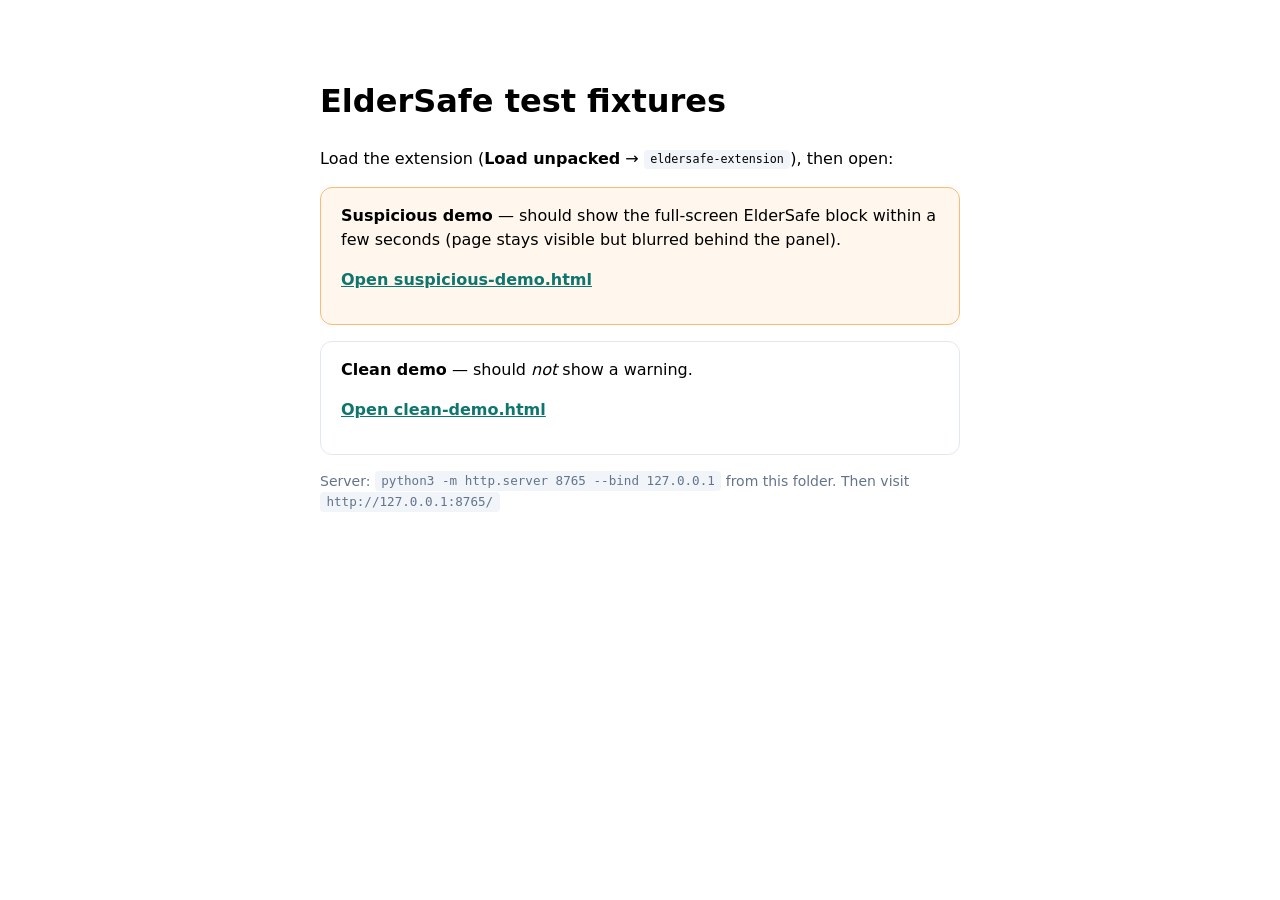
<file: eldersafe-extension/test-fixtures/index.html>
<!DOCTYPE html>
<html lang="en">
<head>
  <meta charset="utf-8" />
  <title>ElderSafe — local test pages</title>
  <meta name="robots" content="noindex,nofollow" />
  <style>
    body { font-family: system-ui, sans-serif; max-width: 40rem; margin: 2rem auto; padding: 1.5rem; line-height: 1.5; }
    a { color: #0f766e; font-weight: 600; }
    code { background: #f1f5f9; padding: 0.15rem 0.4rem; border-radius: 4px; font-size: 0.9em; }
    .card { border: 1px solid #e2e8f0; border-radius: 12px; padding: 1rem 1.25rem; margin: 1rem 0; }
    .warn { background: #fff7ed; border-color: #fdba74; }
  </style>
</head>
<body>
  <h1>ElderSafe test fixtures</h1>
  <p>Load the extension (<strong>Load unpacked</strong> → <code>eldersafe-extension</code>), then open:</p>

  <div class="card warn">
    <strong>Suspicious demo</strong> — should show the full-screen ElderSafe block within a few seconds (page stays visible but blurred behind the panel).
    <p><a href="suspicious-demo.html">Open suspicious-demo.html</a></p>
  </div>

  <div class="card">
    <strong>Clean demo</strong> — should <em>not</em> show a warning.
    <p><a href="clean-demo.html">Open clean-demo.html</a></p>
  </div>

  <p style="font-size: 0.875rem; color: #64748b;">
    Server: <code>python3 -m http.server 8765 --bind 127.0.0.1</code> from this folder.
    Then visit <code>http://127.0.0.1:8765/</code>
  </p>
</body>
</html>
</file>
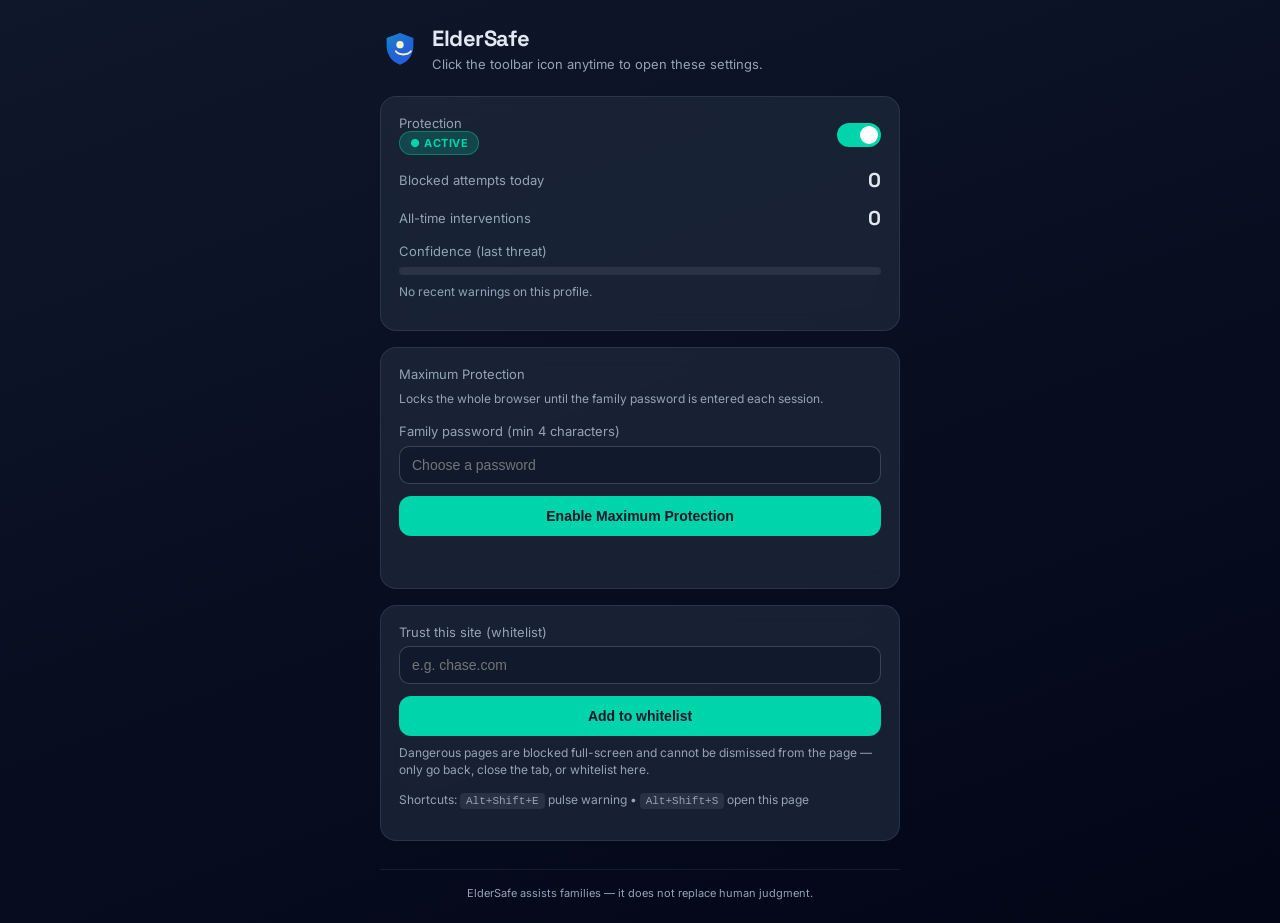
<file: eldersafe-extension/options.html>
<!DOCTYPE html>
<html lang="en">
<head>
  <meta charset="UTF-8" />
  <meta name="viewport" content="width=device-width, initial-scale=1.0" />
  <title>ElderSafe — Settings</title>
  <link rel="preconnect" href="https://fonts.googleapis.com" />
  <link rel="preconnect" href="https://fonts.gstatic.com" crossorigin />
  <link href="https://fonts.googleapis.com/css2?family=Inter:wght@400;500;600;700&family=Space+Grotesk:wght@600;700&display=swap" rel="stylesheet" />
  <style>
    :root {
      --navy: #0f172a;
      --navy-light: #1e293b;
      --emerald: #00d4aa;
      --danger: #e11d48;
      --text: #e2e8f0;
      --muted: #94a3b8;
    }
    * { box-sizing: border-box; }
    body {
      margin: 0;
      min-height: 100vh;
      font-family: Inter, system-ui, sans-serif;
      background: linear-gradient(160deg, var(--navy) 0%, #020617 100%);
      color: var(--text);
      padding: 24px;
    }
    .max-w { max-width: 520px; margin: 0 auto; }
    header {
      display: flex;
      align-items: center;
      gap: 12px;
      margin-bottom: 24px;
    }
    header img { width: 40px; height: 40px; }
    h1 {
      font-family: "Space Grotesk", Inter, sans-serif;
      font-size: 22px;
      margin: 0;
      letter-spacing: -0.02em;
    }
    .sub { font-size: 13px; color: var(--muted); margin: 4px 0 0; }
    .card {
      background: rgba(30, 41, 59, 0.75);
      border: 1px solid rgba(148, 163, 184, 0.15);
      border-radius: 16px;
      padding: 18px;
      margin-bottom: 16px;
      backdrop-filter: blur(10px);
    }
    .row {
      display: flex;
      justify-content: space-between;
      align-items: center;
      gap: 12px;
      margin-bottom: 12px;
    }
    .row:last-child { margin-bottom: 0; }
    .label { font-size: 13px; color: var(--muted); }
    .value { font-family: "Space Grotesk", sans-serif; font-weight: 700; font-size: 20px; }
    .pill {
      display: inline-flex;
      align-items: center;
      gap: 6px;
      font-size: 11px;
      font-weight: 700;
      text-transform: uppercase;
      letter-spacing: 0.05em;
      padding: 4px 10px;
      border-radius: 999px;
    }
    .pill.on { background: rgba(0, 212, 170, 0.2); color: var(--emerald); border: 1px solid rgba(0, 212, 170, 0.4); }
    .pill.off { background: rgba(225, 29, 72, 0.15); color: #fda4af; border: 1px solid rgba(225, 29, 72, 0.35); }
    .meter {
      height: 8px;
      background: rgba(255,255,255,0.08);
      border-radius: 999px;
      overflow: hidden;
      margin-top: 8px;
    }
    .meter > span {
      display: block;
      height: 100%;
      border-radius: 999px;
      background: linear-gradient(90deg, var(--emerald), #5eead4);
      transition: width 0.4s ease;
    }
    .toggle {
      position: relative;
      width: 44px;
      height: 24px;
      border-radius: 999px;
      background: rgba(255,255,255,0.15);
      border: none;
      cursor: pointer;
      padding: 0;
      flex-shrink: 0;
    }
    .toggle::after {
      content: '';
      position: absolute;
      top: 3px;
      left: 3px;
      width: 18px;
      height: 18px;
      border-radius: 50%;
      background: #fff;
      transition: transform 0.2s ease;
    }
    .toggle.active { background: var(--emerald); }
    .toggle.active::after { transform: translateX(20px); }
    input[type="text"], input[type="password"] {
      width: 100%;
      padding: 10px 12px;
      border-radius: 10px;
      border: 1px solid rgba(148, 163, 184, 0.3);
      background: rgba(15, 23, 42, 0.6);
      color: #fff;
      font-size: 14px;
      margin-top: 6px;
    }
    button.primary {
      width: 100%;
      margin-top: 12px;
      padding: 12px;
      border: none;
      border-radius: 12px;
      background: var(--emerald);
      color: var(--navy);
      font-weight: 700;
      cursor: pointer;
      font-size: 14px;
    }
    button.primary:disabled { opacity: 0.5; cursor: not-allowed; }
    button.ghost {
      width: 100%;
      margin-top: 8px;
      padding: 10px;
      border-radius: 10px;
      border: 1px solid rgba(148, 163, 184, 0.35);
      background: transparent;
      color: var(--text);
      cursor: pointer;
      font-size: 13px;
    }
    .hint { font-size: 12px; color: var(--muted); margin-top: 8px; line-height: 1.45; }
    .kbd {
      font-family: ui-monospace, monospace;
      font-size: 11px;
      background: rgba(255,255,255,0.08);
      padding: 2px 6px;
      border-radius: 4px;
    }
    footer {
      font-size: 11px;
      color: var(--muted);
      text-align: center;
      margin-top: 28px;
      padding-top: 16px;
      border-top: 1px solid rgba(148, 163, 184, 0.12);
    }
    .err { color: #fda4af; font-size: 13px; margin-top: 8px; min-height: 1em; }
  </style>
</head>
<body>
  <div class="max-w">
    <header>
      <img src="assets/shield.svg" alt="" />
      <div>
        <h1>ElderSafe</h1>
        <p class="sub">Click the toolbar icon anytime to open these settings.</p>
      </div>
    </header>

    <div class="card">
      <div class="row">
        <div>
          <div class="label">Protection</div>
          <span id="status-pill" class="pill on">● Active</span>
        </div>
        <button type="button" class="toggle active" id="toggle-protection" aria-label="Toggle protection"></button>
      </div>
      <div class="row">
        <div class="label">Blocked attempts today</div>
        <div class="value" id="stat-blocked">0</div>
      </div>
      <div class="row">
        <div class="label">All-time interventions</div>
        <div class="value" id="stat-total">0</div>
      </div>
      <div class="label">Confidence (last threat)</div>
      <div class="meter"><span id="meter-fill" style="width: 0%"></span></div>
      <p class="hint" id="last-reason">No recent warnings on this profile.</p>
    </div>

    <div class="card">
      <div class="label" style="margin-bottom:8px">Maximum Protection</div>
      <p class="hint" style="margin-top:0">Locks the whole browser until the family password is entered each session.</p>
      <div id="max-setup">
        <label class="label">Family password (min 4 characters)</label>
        <input type="password" id="max-password" autocomplete="new-password" placeholder="Choose a password" />
        <button type="button" class="primary" id="btn-enable-max">Enable Maximum Protection</button>
        <p class="err" id="max-err"></p>
      </div>
      <div id="max-active" style="display:none">
        <p class="hint">Maximum Protection is <strong style="color:var(--emerald)">on</strong>.</p>
        <button type="button" class="ghost" id="btn-disable-max">Turn off Maximum Protection</button>
      </div>
    </div>

    <div class="card">
      <div class="label">Trust this site (whitelist)</div>
      <input type="text" id="whitelist-input" placeholder="e.g. chase.com" />
      <button type="button" class="primary" id="btn-whitelist">Add to whitelist</button>
      <p class="hint">Dangerous pages are blocked full-screen and cannot be dismissed from the page — only go back, close the tab, or whitelist here.</p>
      <p class="hint">Shortcuts: <span class="kbd">Alt+Shift+E</span> pulse warning • <span class="kbd">Alt+Shift+S</span> open this page</p>
    </div>

    <footer>ElderSafe assists families — it does not replace human judgment.</footer>
  </div>
  <script src="options.js"></script>
</body>
</html>
</file>
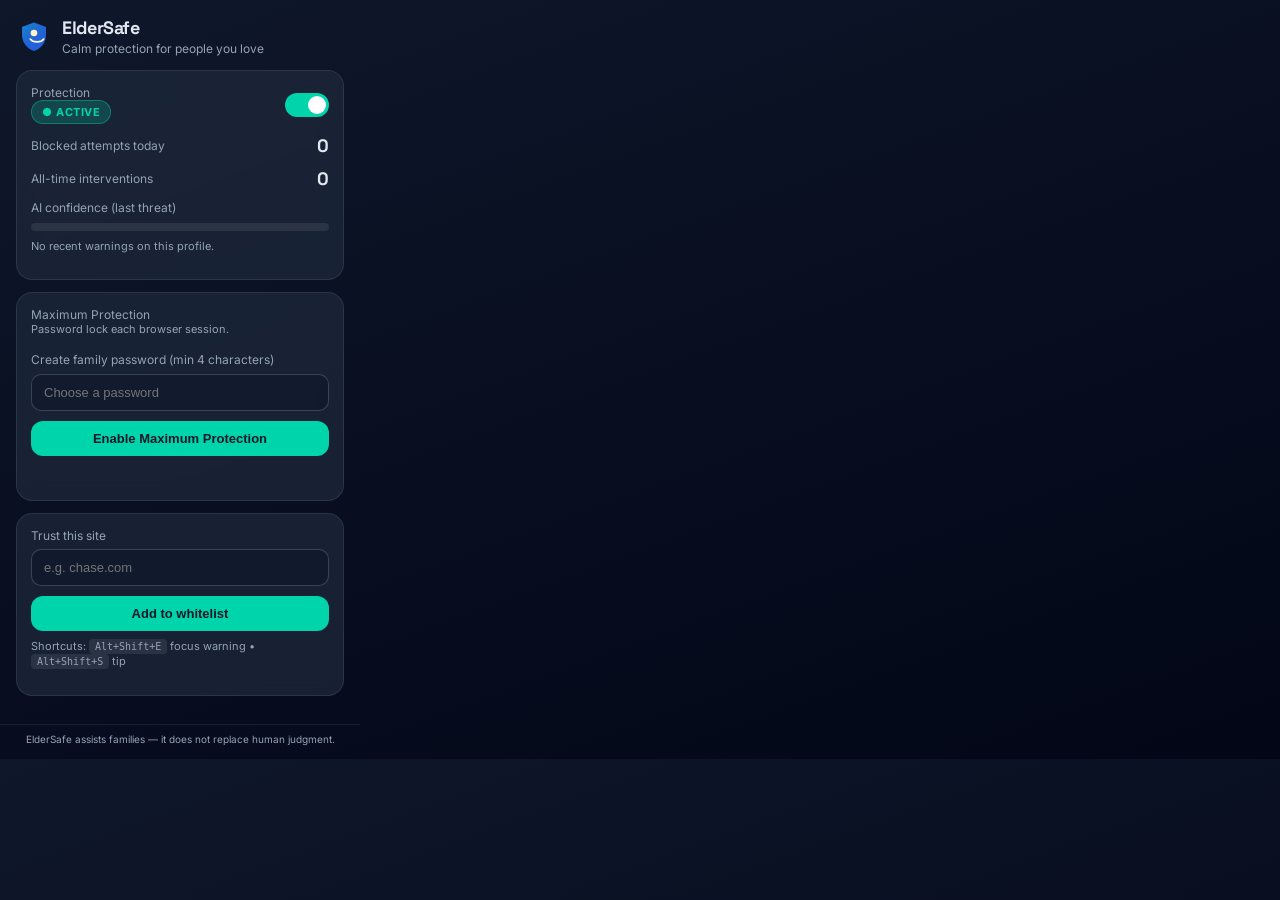
<file: eldersafe-extension/popup.html>
<!DOCTYPE html>
<html lang="en">
<head>
  <meta charset="UTF-8" />
  <meta name="viewport" content="width=device-width, initial-scale=1.0" />
  <title>ElderSafe</title>
  <link rel="preconnect" href="https://fonts.googleapis.com" />
  <link rel="preconnect" href="https://fonts.gstatic.com" crossorigin />
  <link href="https://fonts.googleapis.com/css2?family=Inter:wght@400;500;600;700&family=Space+Grotesk:wght@600;700&display=swap" rel="stylesheet" />
  <style>
    :root {
      --navy: #0f172a;
      --navy-light: #1e293b;
      --emerald: #00d4aa;
      --danger: #e11d48;
      --text: #e2e8f0;
      --muted: #94a3b8;
    }
    * { box-sizing: border-box; }
    body {
      margin: 0;
      width: 360px;
      min-height: 480px;
      font-family: Inter, system-ui, sans-serif;
      background: linear-gradient(160deg, var(--navy) 0%, #020617 100%);
      color: var(--text);
      padding: 0;
    }
    .wrap { padding: 16px; }
    header {
      display: flex;
      align-items: center;
      gap: 10px;
      margin-bottom: 14px;
    }
    header img { width: 36px; height: 36px; }
    h1 {
      font-family: "Space Grotesk", Inter, sans-serif;
      font-size: 18px;
      margin: 0;
      letter-spacing: -0.02em;
    }
    .sub { font-size: 12px; color: var(--muted); margin: 2px 0 0; }
    .card {
      background: rgba(30, 41, 59, 0.75);
      border: 1px solid rgba(148, 163, 184, 0.15);
      border-radius: 16px;
      padding: 14px;
      margin-bottom: 12px;
      backdrop-filter: blur(10px);
    }
    .row {
      display: flex;
      justify-content: space-between;
      align-items: center;
      gap: 8px;
      margin-bottom: 10px;
    }
    .row:last-child { margin-bottom: 0; }
    .label { font-size: 12px; color: var(--muted); }
    .value { font-family: "Space Grotesk", sans-serif; font-weight: 700; font-size: 18px; }
    .pill {
      display: inline-flex;
      align-items: center;
      gap: 6px;
      font-size: 11px;
      font-weight: 700;
      text-transform: uppercase;
      letter-spacing: 0.05em;
      padding: 4px 10px;
      border-radius: 999px;
    }
    .pill.on { background: rgba(0, 212, 170, 0.2); color: var(--emerald); border: 1px solid rgba(0, 212, 170, 0.4); }
    .pill.off { background: rgba(225, 29, 72, 0.15); color: #fda4af; border: 1px solid rgba(225, 29, 72, 0.35); }
    .meter {
      height: 8px;
      background: rgba(255,255,255,0.08);
      border-radius: 999px;
      overflow: hidden;
      margin-top: 8px;
    }
    .meter > span {
      display: block;
      height: 100%;
      border-radius: 999px;
      background: linear-gradient(90deg, var(--emerald), #5eead4);
      transition: width 0.4s ease;
    }
    .toggle {
      position: relative;
      width: 44px;
      height: 24px;
      border-radius: 999px;
      background: rgba(255,255,255,0.15);
      border: none;
      cursor: pointer;
      padding: 0;
      flex-shrink: 0;
    }
    .toggle::after {
      content: '';
      position: absolute;
      top: 3px;
      left: 3px;
      width: 18px;
      height: 18px;
      border-radius: 50%;
      background: #fff;
      transition: transform 0.2s ease;
    }
    .toggle.active { background: var(--emerald); }
    .toggle.active::after { transform: translateX(20px); }
    input[type="text"], input[type="password"] {
      width: 100%;
      padding: 10px 12px;
      border-radius: 10px;
      border: 1px solid rgba(148, 163, 184, 0.3);
      background: rgba(15, 23, 42, 0.6);
      color: #fff;
      font-size: 13px;
      margin-top: 6px;
    }
    button.primary {
      width: 100%;
      margin-top: 10px;
      padding: 10px;
      border: none;
      border-radius: 12px;
      background: var(--emerald);
      color: var(--navy);
      font-weight: 700;
      cursor: pointer;
      font-size: 13px;
    }
    button.primary:disabled { opacity: 0.5; cursor: not-allowed; }
    button.ghost {
      width: 100%;
      margin-top: 8px;
      padding: 8px;
      border-radius: 10px;
      border: 1px solid rgba(148, 163, 184, 0.35);
      background: transparent;
      color: var(--text);
      cursor: pointer;
      font-size: 12px;
    }
    .hint { font-size: 11px; color: var(--muted); margin-top: 8px; line-height: 1.4; }
    .kbd {
      font-family: ui-monospace, monospace;
      font-size: 10px;
      background: rgba(255,255,255,0.08);
      padding: 2px 6px;
      border-radius: 4px;
    }
    footer {
      font-size: 10px;
      color: var(--muted);
      text-align: center;
      padding: 8px 12px 14px;
      border-top: 1px solid rgba(148, 163, 184, 0.12);
    }
    .err { color: #fda4af; font-size: 12px; margin-top: 6px; min-height: 1em; }
  </style>
</head>
<body>
  <div class="wrap">
    <header>
      <img src="assets/shield.svg" alt="" />
      <div>
        <h1>ElderSafe</h1>
        <p class="sub">Calm protection for people you love</p>
      </div>
    </header>

    <div class="card">
      <div class="row">
        <div>
          <div class="label">Protection</div>
          <span id="status-pill" class="pill on">● Active</span>
        </div>
        <button type="button" class="toggle active" id="toggle-protection" aria-label="Toggle protection"></button>
      </div>
      <div class="row">
        <div class="label">Blocked attempts today</div>
        <div class="value" id="stat-blocked">0</div>
      </div>
      <div class="row">
        <div class="label">All-time interventions</div>
        <div class="value" id="stat-total">0</div>
      </div>
      <div class="label">AI confidence (last threat)</div>
      <div class="meter"><span id="meter-fill" style="width: 0%"></span></div>
      <p class="hint" id="last-reason">No recent warnings on this profile.</p>
    </div>

    <div class="card">
      <div class="row">
        <div>
          <div class="label">Maximum Protection</div>
          <p class="hint" style="margin:0">Password lock each browser session.</p>
        </div>
      </div>
      <div id="max-setup">
        <label class="label">Create family password (min 4 characters)</label>
        <input type="password" id="max-password" autocomplete="new-password" placeholder="Choose a password" />
        <button type="button" class="primary" id="btn-enable-max">Enable Maximum Protection</button>
        <p class="err" id="max-err"></p>
      </div>
      <div id="max-active" style="display:none">
        <p class="hint">Maximum Protection is <strong style="color:var(--emerald)">on</strong>. New sessions require the password.</p>
        <button type="button" class="ghost" id="btn-disable-max">Turn off Maximum Protection</button>
      </div>
    </div>

    <div class="card">
      <div class="label">Trust this site</div>
      <input type="text" id="whitelist-input" placeholder="e.g. chase.com" />
      <button type="button" class="primary" id="btn-whitelist">Add to whitelist</button>
      <p class="hint">Shortcuts: <span class="kbd">Alt+Shift+E</span> focus warning • <span class="kbd">Alt+Shift+S</span> tip</p>
    </div>
  </div>
  <footer>ElderSafe assists families — it does not replace human judgment.</footer>
  <script src="popup.js"></script>
</body>
</html>
</file>
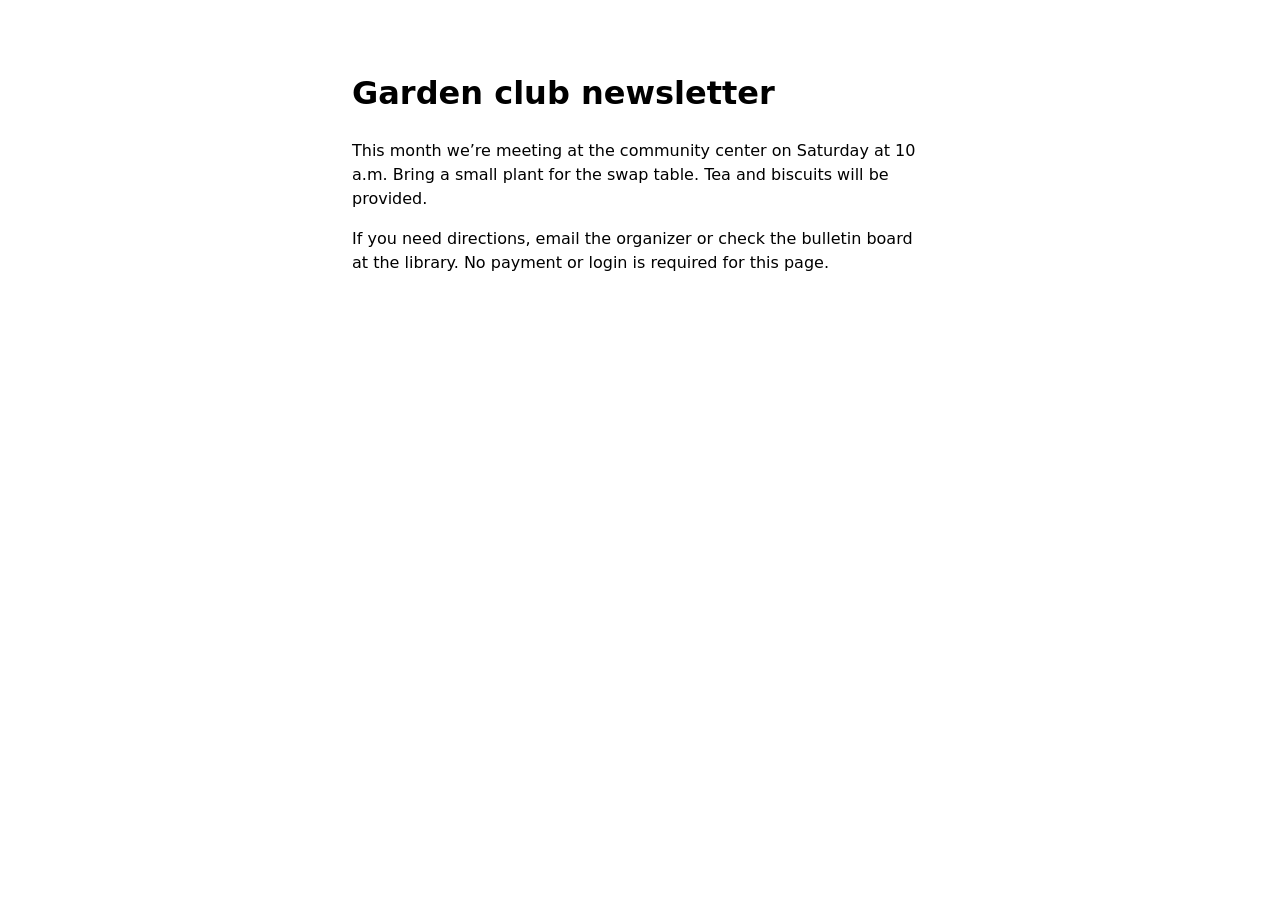
<file: eldersafe-extension/test-fixtures/clean-demo.html>
<!DOCTYPE html>
<html lang="en">
<head>
  <meta charset="utf-8" />
  <title>LOCAL TEST ONLY — Clean page (ElderSafe fixture)</title>
  <meta name="robots" content="noindex,nofollow" />
  <style>
    body { font-family: system-ui, sans-serif; max-width: 36rem; margin: 2rem auto; padding: 1rem; line-height: 1.5; }
  </style>
</head>
<body>
  <h1>Garden club newsletter</h1>
  <p>
    This month we’re meeting at the community center on Saturday at 10 a.m.
    Bring a small plant for the swap table. Tea and biscuits will be provided.
  </p>
  <p>
    If you need directions, email the organizer or check the bulletin board
    at the library. No payment or login is required for this page.
  </p>
</body>
</html>
</file>
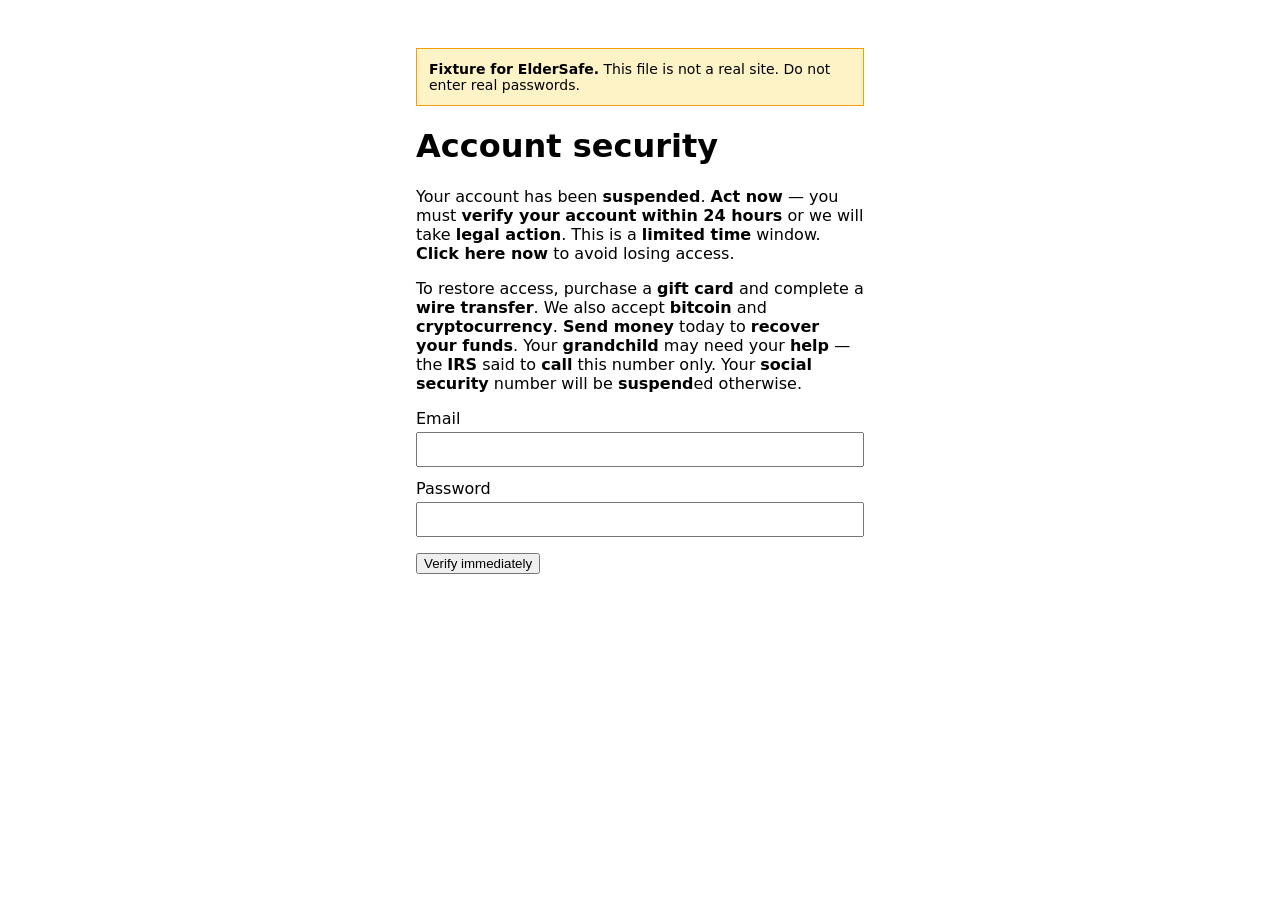
<file: eldersafe-extension/test-fixtures/suspicious-demo.html>
<!DOCTYPE html>
<html lang="en">
<head>
  <meta charset="utf-8" />
  <title>LOCAL TEST ONLY — Fake bank login (ElderSafe fixture)</title>
  <meta name="robots" content="noindex,nofollow" />
  <style>
    body { font-family: system-ui, sans-serif; max-width: 28rem; margin: 2rem auto; padding: 1rem; }
    .banner { background: #fef3c7; border: 1px solid #f59e0b; padding: 0.75rem; margin-bottom: 1rem; font-size: 0.875rem; }
    label { display: block; margin-top: 0.75rem; }
    input { width: 100%; padding: 0.5rem; margin-top: 0.25rem; box-sizing: border-box; }
  </style>
</head>
<body>
  <div class="banner">
    <strong>Fixture for ElderSafe.</strong> This file is not a real site. Do not enter real passwords.
  </div>

  <h1>Account security</h1>

  <!-- Multiple urgency + scam phrases to exercise content.js heuristics -->
  <p>
    Your account has been <strong>suspended</strong>. <strong>Act now</strong> — you must
    <strong>verify your account</strong> <strong>within 24 hours</strong> or we will take
    <strong>legal action</strong>. This is a <strong>limited time</strong> window.
    <strong>Click here now</strong> to avoid losing access.
  </p>
  <p>
    To restore access, purchase a <strong>gift card</strong> and complete a
    <strong>wire transfer</strong>. We also accept <strong>bitcoin</strong> and
    <strong>cryptocurrency</strong>. <strong>Send money</strong> today to
    <strong>recover your funds</strong>. Your <strong>grandchild</strong> may need your
    <strong>help</strong> — the <strong>IRS</strong> said to <strong>call</strong> this number only.
    Your <strong>social security</strong> number will be <strong>suspend</strong>ed otherwise.
  </p>

  <form action="#" method="get" autocomplete="off">
    <label>Email <input type="email" name="e" /></label>
    <label>Password <input type="password" name="p" /></label>
    <button type="submit" style="margin-top:1rem;">Verify immediately</button>
  </form>
</body>
</html>
</file>
